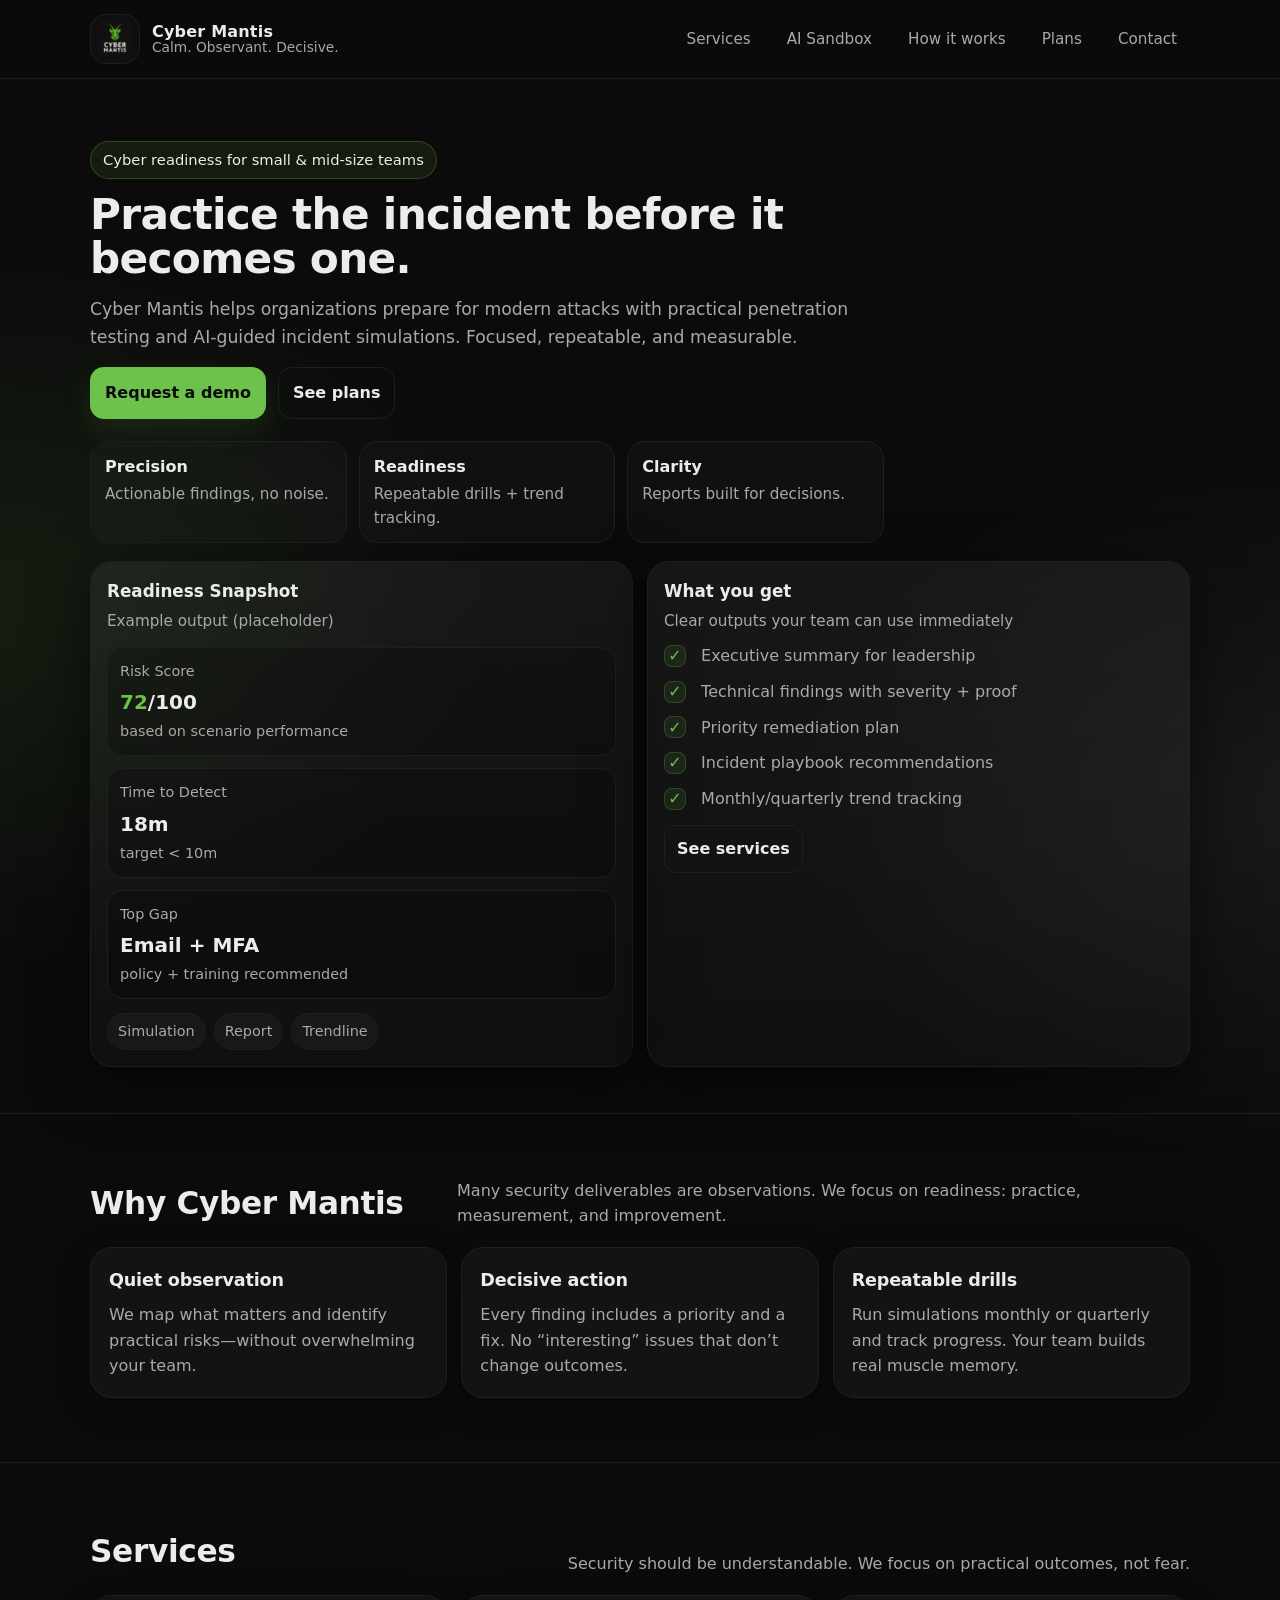
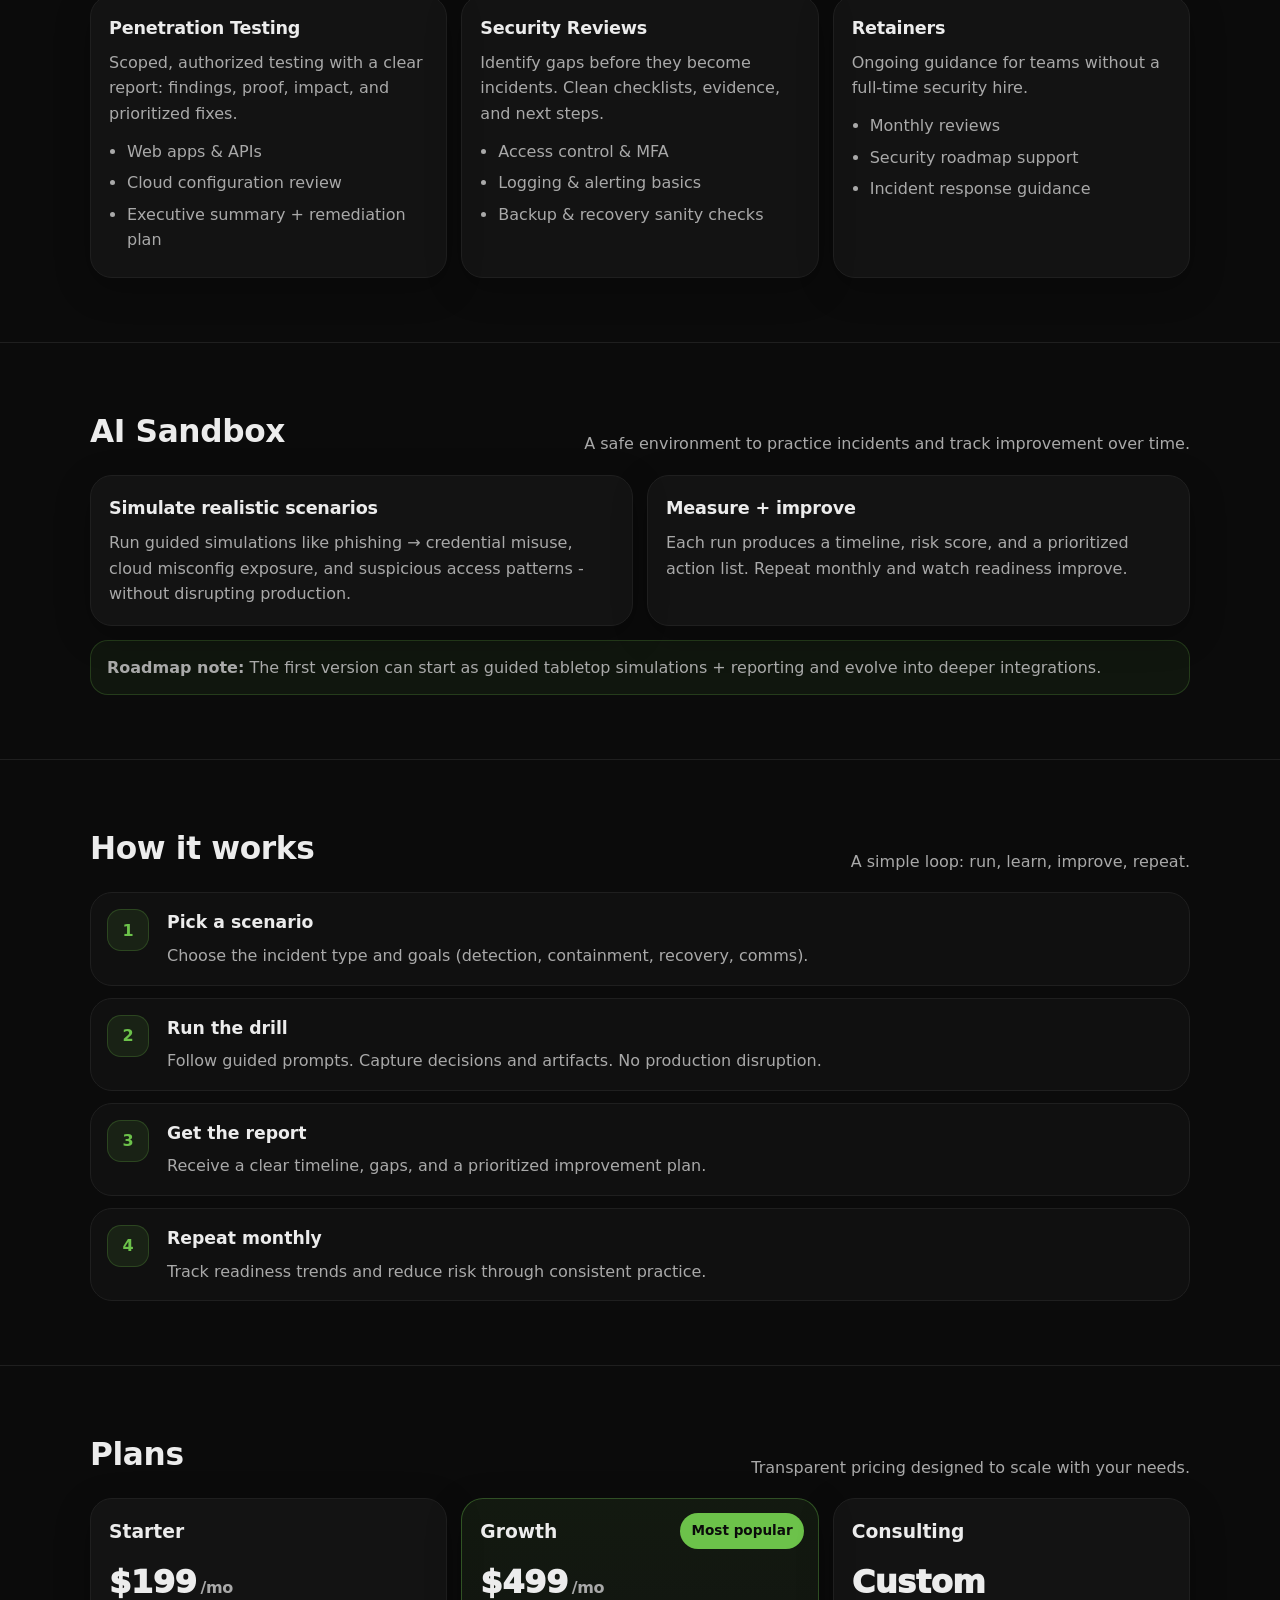
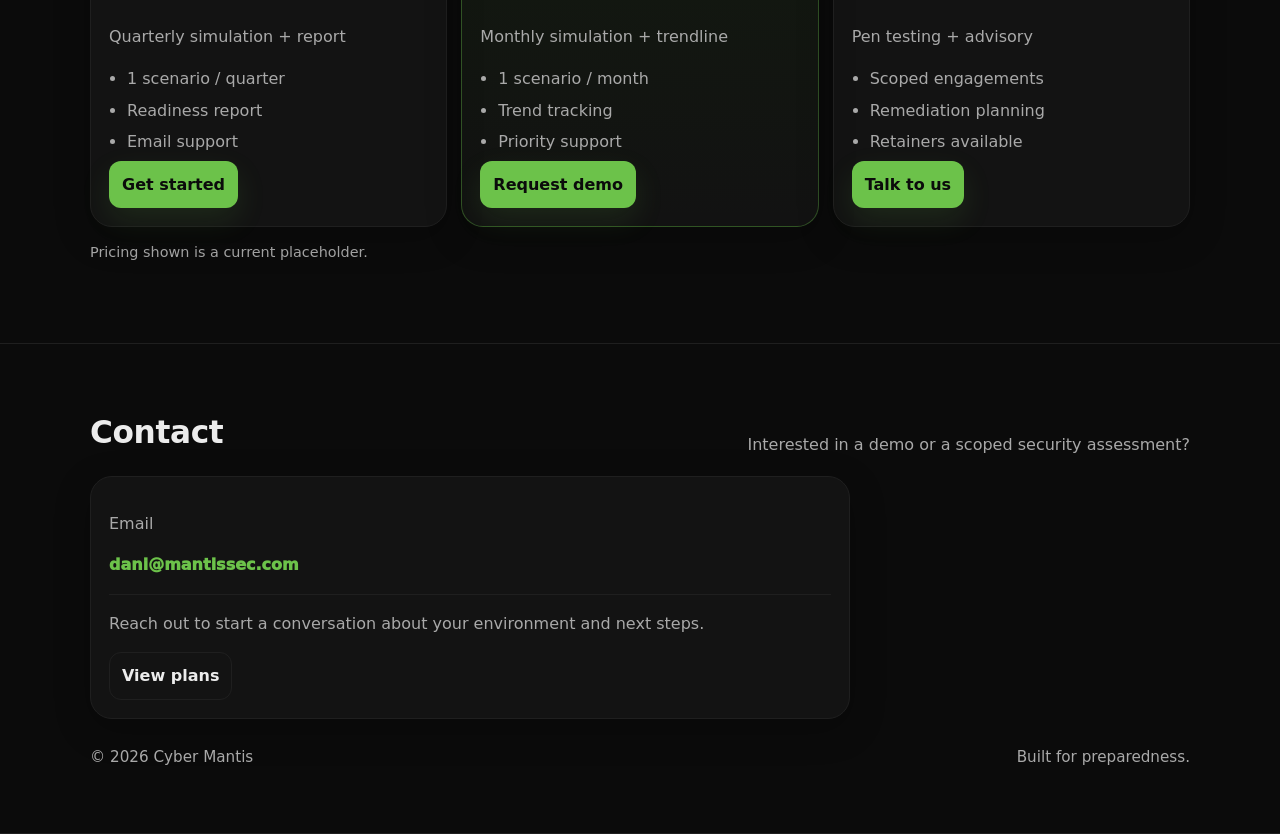
<file: index.html>
<!doctype html>
<html lang="en">
<head>
  <meta charset="utf-8" />
  <meta name="viewport" content="width=device-width,initial-scale=1" />
  <title>Cyber Mantis Security</title>
  <meta name="description" content="Cyber readiness for small and mid-size businesses. Pen testing + guided incident simulations." />
  <link rel="stylesheet" href="style.css" />
</head>

<body>
  <header class="header" id="top">
    <div class="wrap header-inner">
      <a class="brand" href="#top" aria-label="Cyber Mantis home">
        <img class="logo" src="logo.png" alt="Cyber Mantis logo" />
        <span class="brand-text">
          <span class="brand-name">Cyber Mantis</span>
          <span class="brand-tag">Calm. Observant. Decisive.</span>
        </span>
      </a>

      <nav class="tabs" aria-label="Primary">
        <a class="tab" href="#services">Services</a>
        <a class="tab" href="#sandbox">AI Sandbox</a>
        <a class="tab" href="#process">How it works</a>
        <a class="tab" href="#pricing">Plans</a>
        <a class="tab" href="#contact">Contact</a>
      </nav>
    </div>
  </header>

  <main>
    <!-- HERO -->
    <section class="hero">
      <div class="wrap">
        <div class="hero-top">
          <p class="kicker">Cyber readiness for small & mid-size teams</p>

          <h1>Practice the incident before it becomes one.</h1>

          <p class="subhead">
            Cyber Mantis helps organizations prepare for modern attacks with practical penetration testing
            and AI-guided incident simulations. Focused, repeatable, and measurable.
          </p>

          <div class="cta-row">
            <a class="btn" href="#contact">Request a demo</a>
            <a class="btn ghost" href="#pricing">See plans</a>
          </div>

          <div class="signal">
            <div class="signal-item">
              <div class="signal-title">Precision</div>
              <div class="signal-text">Actionable findings, no noise.</div>
            </div>
            <div class="signal-item">
              <div class="signal-title">Readiness</div>
              <div class="signal-text">Repeatable drills + trend tracking.</div>
            </div>
            <div class="signal-item">
              <div class="signal-title">Clarity</div>
              <div class="signal-text">Reports built for decisions.</div>
            </div>
          </div>
        </div>

        <div class="hero-grid">
          <div class="panel">
            <div class="panel-head">
              <h2 class="panel-title">Readiness Snapshot</h2>
              <p class="panel-sub">Example output (placeholder)</p>
            </div>

            <div class="metrics">
              <div class="metric">
                <div class="metric-label">Risk Score</div>
                <div class="metric-value"><span class="accent">72</span>/100</div>
                <div class="metric-note">based on scenario performance</div>
              </div>

              <div class="metric">
                <div class="metric-label">Time to Detect</div>
                <div class="metric-value">18m</div>
                <div class="metric-note">target &lt; 10m</div>
              </div>

              <div class="metric">
                <div class="metric-label">Top Gap</div>
                <div class="metric-value">Email + MFA</div>
                <div class="metric-note">policy + training recommended</div>
              </div>
            </div>

            <div class="chips">
              <span class="chip">Simulation</span>
              <span class="chip">Report</span>
              <span class="chip">Trendline</span>
            </div>
          </div>

          <div class="panel">
            <div class="panel-head">
              <h2 class="panel-title">What you get</h2>
              <p class="panel-sub">Clear outputs your team can use immediately</p>
            </div>

            <ul class="checklist">
              <li><span class="check">✓</span> Executive summary for leadership</li>
              <li><span class="check">✓</span> Technical findings with severity + proof</li>
              <li><span class="check">✓</span> Priority remediation plan</li>
              <li><span class="check">✓</span> Incident playbook recommendations</li>
              <li><span class="check">✓</span> Monthly/quarterly trend tracking</li>
            </ul>

            <div class="mini-cta">
              <a class="btn small ghost" href="#services">See services</a>
            </div>
          </div>
        </div>
      </div>
    </section>

    <!-- WHY -->
    <section class="section" id="why">
      <div class="wrap">
        <div class="section-head">
          <h2 class="section-title">Why Cyber Mantis</h2>
          <p class="section-lead">
            Many security deliverables are observations. We focus on readiness: practice, measurement, and improvement.
          </p>
        </div>

        <div class="grid-3">
          <article class="card">
            <h3>Quiet observation</h3>
            <p>We map what matters and identify practical risks—without overwhelming your team.</p>
          </article>

          <article class="card">
            <h3>Decisive action</h3>
            <p>Every finding includes a priority and a fix. No “interesting” issues that don’t change outcomes.</p>
          </article>

          <article class="card">
            <h3>Repeatable drills</h3>
            <p>Run simulations monthly or quarterly and track progress. Your team builds real muscle memory.</p>
          </article>
        </div>
      </div>
    </section>

    <!-- SERVICES -->
    <section class="section" id="services">
      <div class="wrap">
        <div class="section-head">
          <h2 class="section-title">Services</h2>
          <p class="section-lead">Security should be understandable. We focus on practical outcomes, not fear.</p>
        </div>

        <div class="grid-3">
          <article class="card">
            <h3>Penetration Testing</h3>
            <p>Scoped, authorized testing with a clear report: findings, proof, impact, and prioritized fixes.</p>
            <ul class="bullets">
              <li>Web apps & APIs</li>
              <li>Cloud configuration review</li>
              <li>Executive summary + remediation plan</li>
            </ul>
          </article>

          <article class="card">
            <h3>Security Reviews</h3>
            <p>Identify gaps before they become incidents. Clean checklists, evidence, and next steps.</p>
            <ul class="bullets">
              <li>Access control & MFA</li>
              <li>Logging & alerting basics</li>
              <li>Backup & recovery sanity checks</li>
            </ul>
          </article>

          <article class="card">
            <h3>Retainers</h3>
            <p>Ongoing guidance for teams without a full-time security hire.</p>
            <ul class="bullets">
              <li>Monthly reviews</li>
              <li>Security roadmap support</li>
              <li>Incident response guidance</li>
            </ul>
          </article>
        </div>
      </div>
    </section>

    <!-- SANDBOX -->
    <section class="section" id="sandbox">
      <div class="wrap">
        <div class="section-head">
          <h2 class="section-title">AI Sandbox</h2>
          <p class="section-lead">A safe environment to practice incidents and track improvement over time.</p>
        </div>

        <div class="grid-2">
          <article class="card">
            <h3>Simulate realistic scenarios</h3>
            <p>
              Run guided simulations like phishing → credential misuse, cloud misconfig exposure,
              and suspicious access patterns - without disrupting production.
            </p>
          </article>

          <article class="card">
            <h3>Measure + improve</h3>
            <p>
              Each run produces a timeline, risk score, and a prioritized action list. Repeat monthly and
              watch readiness improve.
            </p>
          </article>
        </div>

        <div class="callout">
          <strong>Roadmap note:</strong>
          The first version can start as guided tabletop simulations + reporting and evolve into deeper integrations.
        </div>
      </div>
    </section>

    <!-- PROCESS -->
    <section class="section" id="process">
      <div class="wrap">
        <div class="section-head">
          <h2 class="section-title">How it works</h2>
          <p class="section-lead">A simple loop: run, learn, improve, repeat.</p>
        </div>

        <div class="steps">
          <div class="step">
            <div class="step-num">1</div>
            <div>
              <h3>Pick a scenario</h3>
              <p>Choose the incident type and goals (detection, containment, recovery, comms).</p>
            </div>
          </div>

          <div class="step">
            <div class="step-num">2</div>
            <div>
              <h3>Run the drill</h3>
              <p>Follow guided prompts. Capture decisions and artifacts. No production disruption.</p>
            </div>
          </div>

          <div class="step">
            <div class="step-num">3</div>
            <div>
              <h3>Get the report</h3>
              <p>Receive a clear timeline, gaps, and a prioritized improvement plan.</p>
            </div>
          </div>

          <div class="step">
            <div class="step-num">4</div>
            <div>
              <h3>Repeat monthly</h3>
              <p>Track readiness trends and reduce risk through consistent practice.</p>
            </div>
          </div>
        </div>
      </div>
    </section>

    <!-- PRICING -->
    <section class="section" id="pricing">
      <div class="wrap">
        <div class="section-head">
          <h2 class="section-title">Plans</h2>
          <p class="section-lead">Transparent pricing designed to scale with your needs.</p>
        </div>

        <div class="grid-3">
          <article class="price-card">
            <h3>Starter</h3>
            <p class="price">$199<span>/mo</span></p>
            <p class="muted">Quarterly simulation + report</p>
            <ul class="bullets">
              <li>1 scenario / quarter</li>
              <li>Readiness report</li>
              <li>Email support</li>
            </ul>
            <a class="btn small" href="#contact">Get started</a>
          </article>

          <article class="price-card featured">
            <div class="ribbon">Most popular</div>
            <h3>Growth</h3>
            <p class="price">$499<span>/mo</span></p>
            <p class="muted">Monthly simulation + trendline</p>
            <ul class="bullets">
              <li>1 scenario / month</li>
              <li>Trend tracking</li>
              <li>Priority support</li>
            </ul>
            <a class="btn small" href="#contact">Request demo</a>
          </article>

          <article class="price-card">
            <h3>Consulting</h3>
            <p class="price">Custom</p>
            <p class="muted">Pen testing + advisory</p>
            <ul class="bullets">
              <li>Scoped engagements</li>
              <li>Remediation planning</li>
              <li>Retainers available</li>
            </ul>
            <a class="btn small" href="#contact">Talk to us</a>
          </article>
        </div>

        <p class="tiny">Pricing shown is a current placeholder.</p>
      </div>
    </section>

    <!-- CONTACT -->
    <section class="section" id="contact">
      <div class="wrap">
        <div class="section-head">
          <h2 class="section-title">Contact</h2>
          <p class="section-lead">Interested in a demo or a scoped security assessment?</p>
        </div>

        <div class="contact-box">
          <p class="muted">Email</p>
          <p class="contact-line">
            <a href="mailto:dani@mantissec.com">dani@mantissec.com</a>
          </p>

          <div class="divider"></div>

          <p class="muted">Reach out to start a conversation about your environment and next steps.</p>

          <div class="mini-cta">
            <a class="btn small ghost" href="#pricing">View plans</a>
          </div>
        </div>

        <footer class="footer">
          <span>© <span id="year"></span> Cyber Mantis</span>
          <span class="muted">Built for preparedness.</span>
        </footer>
      </div>
    </section>
  </main>

  <script>
    document.getElementById("year").textContent = new Date().getFullYear();
  </script>
</body>
</html>
</file>
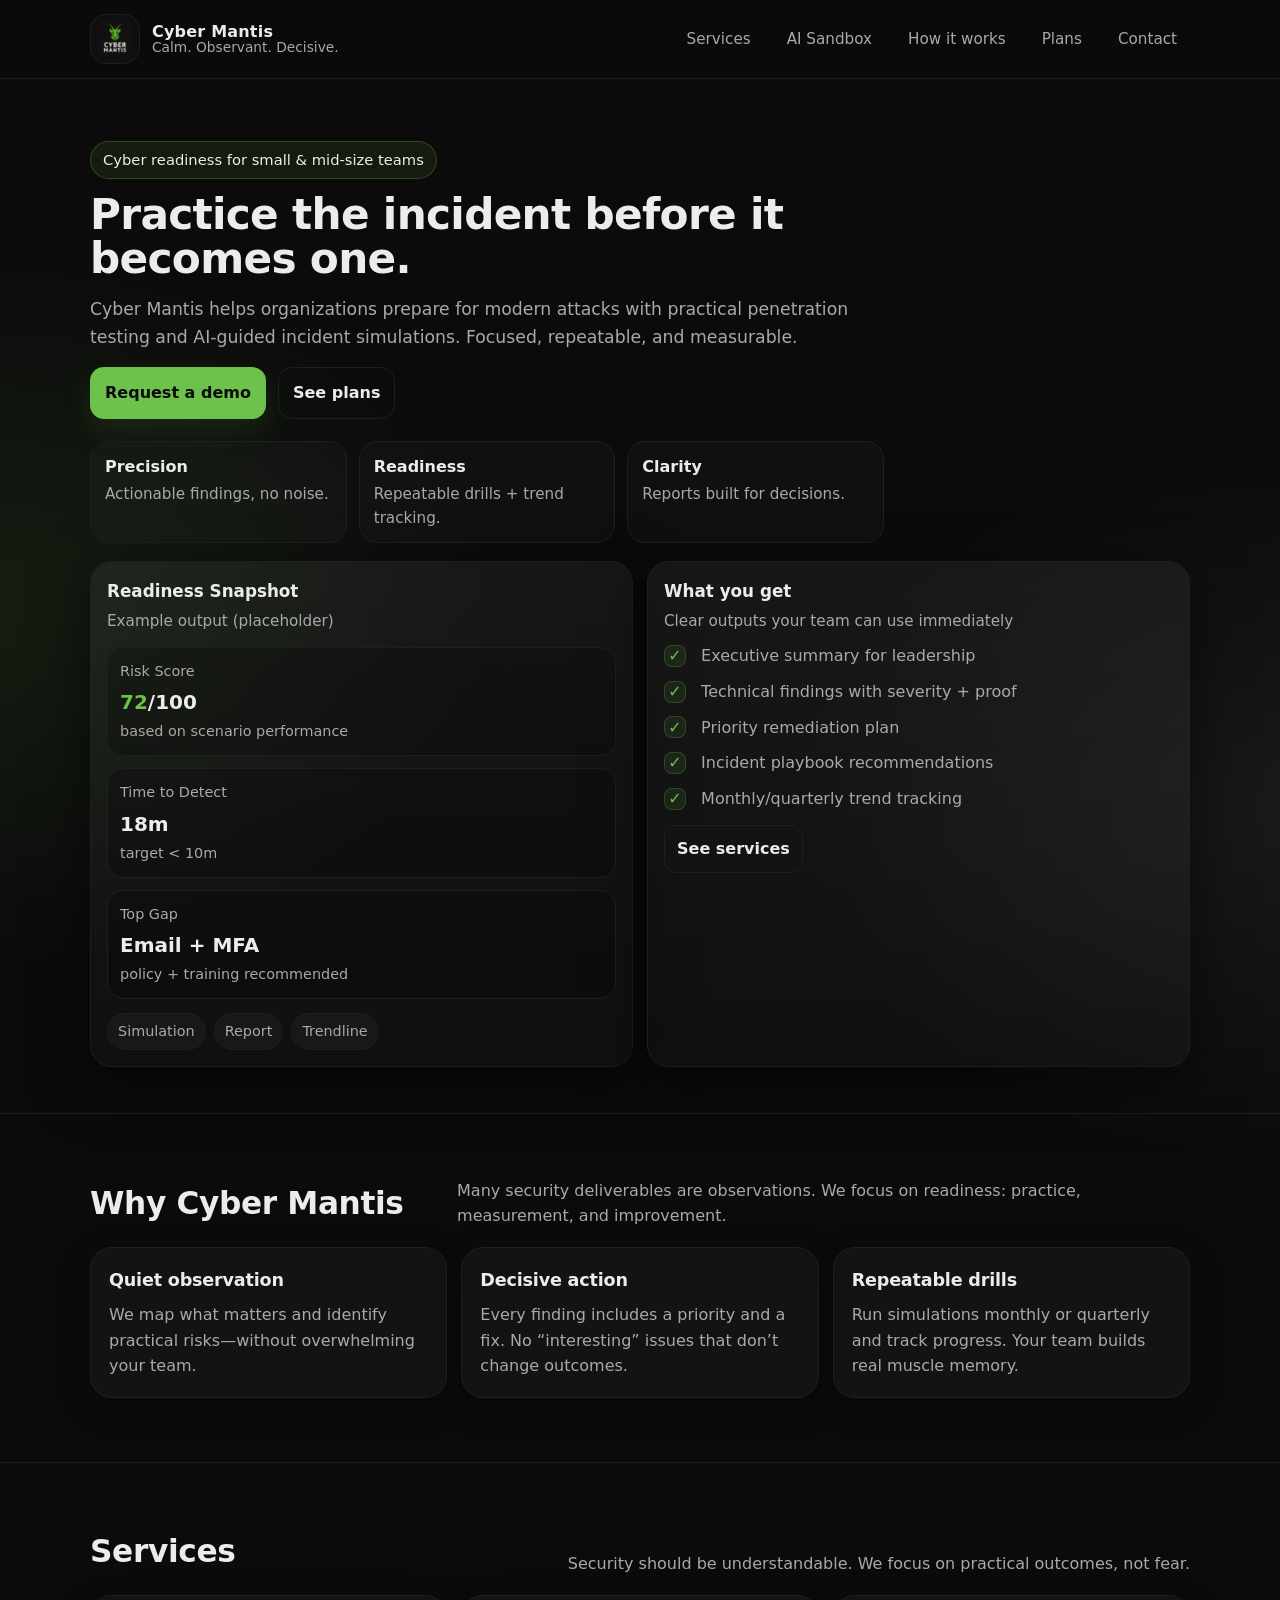
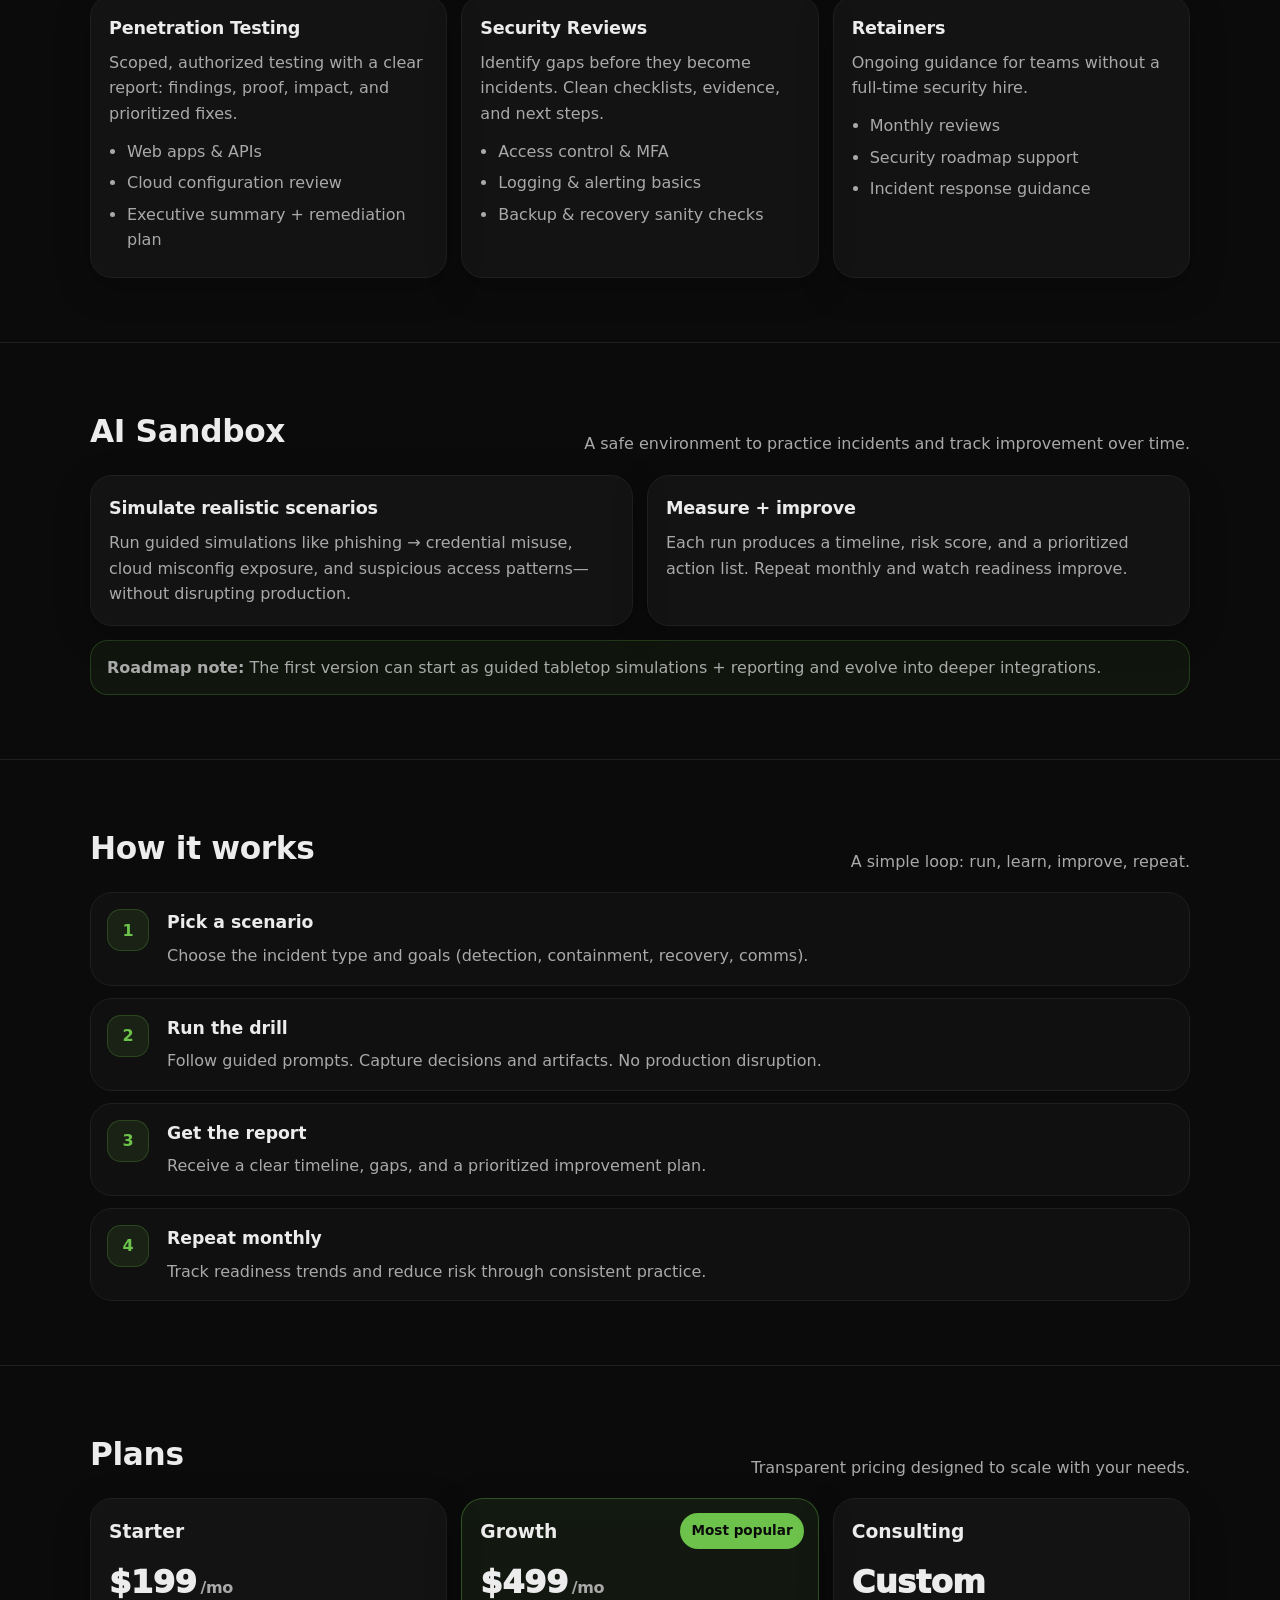
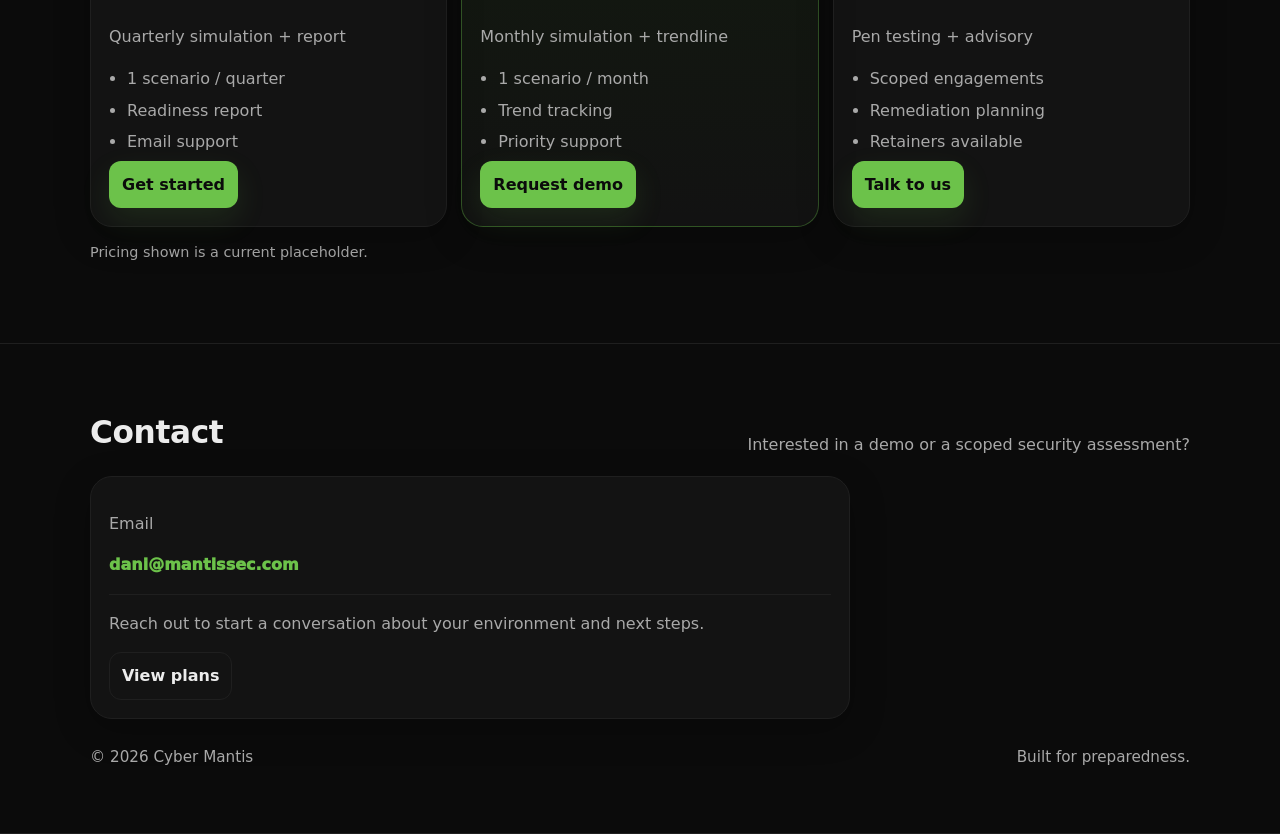
<file: index.html.html>
<!doctype html>
<html lang="en">
<head>
  <meta charset="utf-8" />
  <meta name="viewport" content="width=device-width,initial-scale=1" />
  <title>Cyber Mantis Security</title>
  <meta name="description" content="Cyber readiness for small and mid-size businesses. Pen testing + guided incident simulations." />
  <link rel="stylesheet" href="style.css" />
</head>

<body>
  <header class="header" id="top">
    <div class="wrap header-inner">
      <a class="brand" href="#top" aria-label="Cyber Mantis home">
        <img class="logo" src="logo.png" alt="Cyber Mantis logo" />
        <span class="brand-text">
          <span class="brand-name">Cyber Mantis</span>
          <span class="brand-tag">Calm. Observant. Decisive.</span>
        </span>
      </a>

      <nav class="tabs" aria-label="Primary">
        <a class="tab" href="#services">Services</a>
        <a class="tab" href="#sandbox">AI Sandbox</a>
        <a class="tab" href="#process">How it works</a>
        <a class="tab" href="#pricing">Plans</a>
        <a class="tab" href="#contact">Contact</a>
      </nav>
    </div>
  </header>

  <main>
    <!-- HERO -->
    <section class="hero">
      <div class="wrap">
        <div class="hero-top">
          <p class="kicker">Cyber readiness for small & mid-size teams</p>

          <h1>Practice the incident before it becomes one.</h1>

          <p class="subhead">
            Cyber Mantis helps organizations prepare for modern attacks with practical penetration testing
            and AI-guided incident simulations. Focused, repeatable, and measurable.
          </p>

          <div class="cta-row">
            <a class="btn" href="#contact">Request a demo</a>
            <a class="btn ghost" href="#pricing">See plans</a>
          </div>

          <div class="signal">
            <div class="signal-item">
              <div class="signal-title">Precision</div>
              <div class="signal-text">Actionable findings, no noise.</div>
            </div>
            <div class="signal-item">
              <div class="signal-title">Readiness</div>
              <div class="signal-text">Repeatable drills + trend tracking.</div>
            </div>
            <div class="signal-item">
              <div class="signal-title">Clarity</div>
              <div class="signal-text">Reports built for decisions.</div>
            </div>
          </div>
        </div>

        <div class="hero-grid">
          <div class="panel">
            <div class="panel-head">
              <h2 class="panel-title">Readiness Snapshot</h2>
              <p class="panel-sub">Example output (placeholder)</p>
            </div>

            <div class="metrics">
              <div class="metric">
                <div class="metric-label">Risk Score</div>
                <div class="metric-value"><span class="accent">72</span>/100</div>
                <div class="metric-note">based on scenario performance</div>
              </div>

              <div class="metric">
                <div class="metric-label">Time to Detect</div>
                <div class="metric-value">18m</div>
                <div class="metric-note">target &lt; 10m</div>
              </div>

              <div class="metric">
                <div class="metric-label">Top Gap</div>
                <div class="metric-value">Email + MFA</div>
                <div class="metric-note">policy + training recommended</div>
              </div>
            </div>

            <div class="chips">
              <span class="chip">Simulation</span>
              <span class="chip">Report</span>
              <span class="chip">Trendline</span>
            </div>
          </div>

          <div class="panel">
            <div class="panel-head">
              <h2 class="panel-title">What you get</h2>
              <p class="panel-sub">Clear outputs your team can use immediately</p>
            </div>

            <ul class="checklist">
              <li><span class="check">✓</span> Executive summary for leadership</li>
              <li><span class="check">✓</span> Technical findings with severity + proof</li>
              <li><span class="check">✓</span> Priority remediation plan</li>
              <li><span class="check">✓</span> Incident playbook recommendations</li>
              <li><span class="check">✓</span> Monthly/quarterly trend tracking</li>
            </ul>

            <div class="mini-cta">
              <a class="btn small ghost" href="#services">See services</a>
            </div>
          </div>
        </div>
      </div>
    </section>

    <!-- WHY -->
    <section class="section" id="why">
      <div class="wrap">
        <div class="section-head">
          <h2 class="section-title">Why Cyber Mantis</h2>
          <p class="section-lead">
            Many security deliverables are observations. We focus on readiness: practice, measurement, and improvement.
          </p>
        </div>

        <div class="grid-3">
          <article class="card">
            <h3>Quiet observation</h3>
            <p>We map what matters and identify practical risks—without overwhelming your team.</p>
          </article>

          <article class="card">
            <h3>Decisive action</h3>
            <p>Every finding includes a priority and a fix. No “interesting” issues that don’t change outcomes.</p>
          </article>

          <article class="card">
            <h3>Repeatable drills</h3>
            <p>Run simulations monthly or quarterly and track progress. Your team builds real muscle memory.</p>
          </article>
        </div>
      </div>
    </section>

    <!-- SERVICES -->
    <section class="section" id="services">
      <div class="wrap">
        <div class="section-head">
          <h2 class="section-title">Services</h2>
          <p class="section-lead">Security should be understandable. We focus on practical outcomes, not fear.</p>
        </div>

        <div class="grid-3">
          <article class="card">
            <h3>Penetration Testing</h3>
            <p>Scoped, authorized testing with a clear report: findings, proof, impact, and prioritized fixes.</p>
            <ul class="bullets">
              <li>Web apps & APIs</li>
              <li>Cloud configuration review</li>
              <li>Executive summary + remediation plan</li>
            </ul>
          </article>

          <article class="card">
            <h3>Security Reviews</h3>
            <p>Identify gaps before they become incidents. Clean checklists, evidence, and next steps.</p>
            <ul class="bullets">
              <li>Access control & MFA</li>
              <li>Logging & alerting basics</li>
              <li>Backup & recovery sanity checks</li>
            </ul>
          </article>

          <article class="card">
            <h3>Retainers</h3>
            <p>Ongoing guidance for teams without a full-time security hire.</p>
            <ul class="bullets">
              <li>Monthly reviews</li>
              <li>Security roadmap support</li>
              <li>Incident response guidance</li>
            </ul>
          </article>
        </div>
      </div>
    </section>

    <!-- SANDBOX -->
    <section class="section" id="sandbox">
      <div class="wrap">
        <div class="section-head">
          <h2 class="section-title">AI Sandbox</h2>
          <p class="section-lead">A safe environment to practice incidents and track improvement over time.</p>
        </div>

        <div class="grid-2">
          <article class="card">
            <h3>Simulate realistic scenarios</h3>
            <p>
              Run guided simulations like phishing → credential misuse, cloud misconfig exposure,
              and suspicious access patterns—without disrupting production.
            </p>
          </article>

          <article class="card">
            <h3>Measure + improve</h3>
            <p>
              Each run produces a timeline, risk score, and a prioritized action list. Repeat monthly and
              watch readiness improve.
            </p>
          </article>
        </div>

        <div class="callout">
          <strong>Roadmap note:</strong>
          The first version can start as guided tabletop simulations + reporting and evolve into deeper integrations.
        </div>
      </div>
    </section>

    <!-- PROCESS -->
    <section class="section" id="process">
      <div class="wrap">
        <div class="section-head">
          <h2 class="section-title">How it works</h2>
          <p class="section-lead">A simple loop: run, learn, improve, repeat.</p>
        </div>

        <div class="steps">
          <div class="step">
            <div class="step-num">1</div>
            <div>
              <h3>Pick a scenario</h3>
              <p>Choose the incident type and goals (detection, containment, recovery, comms).</p>
            </div>
          </div>

          <div class="step">
            <div class="step-num">2</div>
            <div>
              <h3>Run the drill</h3>
              <p>Follow guided prompts. Capture decisions and artifacts. No production disruption.</p>
            </div>
          </div>

          <div class="step">
            <div class="step-num">3</div>
            <div>
              <h3>Get the report</h3>
              <p>Receive a clear timeline, gaps, and a prioritized improvement plan.</p>
            </div>
          </div>

          <div class="step">
            <div class="step-num">4</div>
            <div>
              <h3>Repeat monthly</h3>
              <p>Track readiness trends and reduce risk through consistent practice.</p>
            </div>
          </div>
        </div>
      </div>
    </section>

    <!-- PRICING -->
    <section class="section" id="pricing">
      <div class="wrap">
        <div class="section-head">
          <h2 class="section-title">Plans</h2>
          <p class="section-lead">Transparent pricing designed to scale with your needs.</p>
        </div>

        <div class="grid-3">
          <article class="price-card">
            <h3>Starter</h3>
            <p class="price">$199<span>/mo</span></p>
            <p class="muted">Quarterly simulation + report</p>
            <ul class="bullets">
              <li>1 scenario / quarter</li>
              <li>Readiness report</li>
              <li>Email support</li>
            </ul>
            <a class="btn small" href="#contact">Get started</a>
          </article>

          <article class="price-card featured">
            <div class="ribbon">Most popular</div>
            <h3>Growth</h3>
            <p class="price">$499<span>/mo</span></p>
            <p class="muted">Monthly simulation + trendline</p>
            <ul class="bullets">
              <li>1 scenario / month</li>
              <li>Trend tracking</li>
              <li>Priority support</li>
            </ul>
            <a class="btn small" href="#contact">Request demo</a>
          </article>

          <article class="price-card">
            <h3>Consulting</h3>
            <p class="price">Custom</p>
            <p class="muted">Pen testing + advisory</p>
            <ul class="bullets">
              <li>Scoped engagements</li>
              <li>Remediation planning</li>
              <li>Retainers available</li>
            </ul>
            <a class="btn small" href="#contact">Talk to us</a>
          </article>
        </div>

        <p class="tiny">Pricing shown is a current placeholder.</p>
      </div>
    </section>

    <!-- CONTACT -->
    <section class="section" id="contact">
      <div class="wrap">
        <div class="section-head">
          <h2 class="section-title">Contact</h2>
          <p class="section-lead">Interested in a demo or a scoped security assessment?</p>
        </div>

        <div class="contact-box">
          <p class="muted">Email</p>
          <p class="contact-line">
            <a href="mailto:dani@mantissec.com">dani@mantissec.com</a>
          </p>

          <div class="divider"></div>

          <p class="muted">Reach out to start a conversation about your environment and next steps.</p>

          <div class="mini-cta">
            <a class="btn small ghost" href="#pricing">View plans</a>
          </div>
        </div>

        <footer class="footer">
          <span>© <span id="year"></span> Cyber Mantis</span>
          <span class="muted">Built for preparedness.</span>
        </footer>
      </div>
    </section>
  </main>

  <script>
    document.getElementById("year").textContent = new Date().getFullYear();
  </script>
</body>
</html>
</file>
<file: style.css>
:root{
  --bg:#0b0b0b;
  --panel:#101010;
  --border:#1f1f1f;
  --text:#ececec;
  --muted:#a9a9a9;
  --accent:#6cc24a;
  --shadow: 0 18px 60px rgba(0,0,0,.55);
  --radius:22px;
  --max:1100px;
}

*{ box-sizing:border-box; }
html{ scroll-behavior:smooth; }
body{
  margin:0;
  font-family: ui-sans-serif, system-ui, -apple-system, Segoe UI, Roboto, Arial;
  color:var(--text);
  line-height:1.6;
  background:
    radial-gradient(1100px 650px at 45% -20%, rgba(108,194,74,.18), transparent 62%),
    radial-gradient(900px 650px at 0% 15%, rgba(108,194,74,.10), transparent 55%),
    radial-gradient(900px 650px at 100% 20%, rgba(255,255,255,.06), transparent 55%),
    var(--bg);
}

a{ color:inherit; text-decoration:none; }
a:hover{ text-decoration:none; }

.wrap{
  width: min(var(--max), calc(100% - 48px));
  margin: 0 auto;
}

section{ scroll-margin-top: 96px; }

/* =========================
   HEADER / NAV
========================= */
.header{
  position: sticky;
  top:0;
  z-index: 50;
  backdrop-filter: blur(10px);
  background: rgba(11,11,11,.78);
  border-bottom: 1px solid var(--border);
}

.header-inner{
  display:flex;
  align-items:center;
  justify-content:space-between;
  gap:16px;
  padding: 14px 0;
}

.brand{
  display:flex;
  align-items:center;
  gap:12px;
  min-width: 260px;
}

.logo{
  width:50px;
  height:50px;
  object-fit:contain;
  border-radius: 16px;
  background: rgba(255,255,255,.02);
  border: 1px solid var(--border);
  padding: 6px;
}

.brand-text{ display:flex; flex-direction:column; line-height:1.1; }
.brand-name{ font-weight: 900; letter-spacing: .2px; }
.brand-tag{ color: var(--muted); font-size: .86rem; }

.tabs{
  display:flex;
  gap:10px;
  flex-wrap:wrap;
  justify-content:flex-end;
}

.tab{
  color: var(--muted);
  padding: 8px 12px;
  border-radius: 999px;
  border: 1px solid transparent;
  transition: .15s ease;
  font-size: .95rem;
}

.tab:hover{
  color: var(--text);
  background: rgba(255,255,255,.04);
  border-color: var(--border);
}

/* =========================
   HERO
========================= */
.hero{
  padding: 62px 0 46px;
  border-bottom: 1px solid var(--border);
}

.hero-top{
  max-width: 78ch;
}

.kicker{
  display:inline-flex;
  padding: 6px 12px;
  border-radius: 999px;
  border: 1px solid rgba(108,194,74,.28);
  background: rgba(108,194,74,.09);
  color: var(--text);
  margin: 0 0 14px;
  font-size: .92rem;
}

h1{
  font-size: clamp(2.3rem, 3.3vw, 3.35rem);
  line-height: 1.06;
  margin: 0 0 14px;
  letter-spacing: -0.7px;
}

.subhead{
  color: var(--muted);
  font-size: 1.08rem;
  margin: 0 0 16px;
}

.cta-row{
  display:flex;
  gap:12px;
  flex-wrap:wrap;
  margin-top: 10px;
}

.btn{
  display:inline-flex;
  align-items:center;
  justify-content:center;
  padding: 12px 14px;
  border-radius: 14px;
  background: var(--accent);
  color: #0b0b0b;
  font-weight: 900;
  border: 1px solid rgba(108,194,74,.55);
  box-shadow: 0 12px 30px rgba(108,194,74,.12);
}

.btn:hover{ filter: brightness(1.03); }

.btn.ghost{
  background: transparent;
  color: var(--text);
  border: 1px solid var(--border);
  box-shadow:none;
}

.btn.ghost:hover{ background: rgba(255,255,255,.04); }

.btn.small{
  padding: 10px 12px;
  border-radius: 12px;
}

.signal{
  display:grid;
  grid-template-columns: repeat(3, minmax(0,1fr));
  gap: 12px;
  margin-top: 22px;
}

.signal-item{
  border: 1px solid var(--border);
  background: rgba(255,255,255,.02);
  border-radius: 18px;
  padding: 12px 14px;
}

.signal-title{ font-weight: 900; }
.signal-text{ color: var(--muted); font-size: .95rem; margin-top: 2px; }

/* Panels below hero */
.hero-grid{
  display:grid;
  grid-template-columns: repeat(2, minmax(0,1fr));
  gap: 14px;
  margin-top: 18px;
}

.panel{
  background: linear-gradient(180deg, rgba(255,255,255,.05), rgba(255,255,255,.02));
  border: 1px solid var(--border);
  border-radius: var(--radius);
  box-shadow: var(--shadow);
  padding: 16px;
}

.panel-head{ margin-bottom: 8px; }
.panel-title{ margin: 0; font-size: 1.05rem; }
.panel-sub{ margin: 4px 0 0; color: var(--muted); font-size: .95rem; }

.metrics{
  display:grid;
  gap: 12px;
  margin: 14px 0;
}

.metric{
  background: rgba(0,0,0,.24);
  border: 1px solid var(--border);
  border-radius: 16px;
  padding: 12px;
}

.metric-label{ color: var(--muted); font-size: .9rem; }
.metric-value{ font-size: 1.25rem; font-weight: 900; margin-top: 3px; }
.metric-note{ color: var(--muted); font-size: .9rem; margin-top: 2px; }
.accent{ color: var(--accent); }

.chips{ display:flex; gap:8px; flex-wrap:wrap; }
.chip{
  display:inline-flex;
  padding: 6px 10px;
  border-radius: 999px;
  border: 1px solid var(--border);
  background: rgba(255,255,255,.03);
  color: var(--muted);
  font-size: .9rem;
}

.checklist{
  list-style:none;
  margin: 10px 0 0;
  padding: 0;
  display:grid;
  gap: 10px;
  color: var(--muted);
}

.check{
  display:inline-flex;
  width: 22px;
  height: 22px;
  border-radius: 8px;
  align-items:center;
  justify-content:center;
  margin-right: 10px;
  background: rgba(108,194,74,.10);
  border: 1px solid rgba(108,194,74,.22);
  color: var(--accent);
  font-weight: 900;
}

.mini-cta{ margin-top: 14px; }

/* =========================
   SECTIONS (NOT "ESSAY")
========================= */
.section{
  padding: 64px 0;
  border-bottom: 1px solid var(--border);
}

.section-head{
  display:flex;
  align-items:flex-end;
  justify-content:space-between;
  gap: 14px;
  flex-wrap:wrap;
  margin-bottom: 18px;
}

.section-title{
  margin:0;
  font-size: 1.95rem;
  letter-spacing: -0.35px;
}

.section-lead{
  margin:0;
  color: var(--muted);
  max-width: 72ch;
}

/* Layout grids */
.grid-3{
  display:grid;
  grid-template-columns: repeat(3, minmax(0, 1fr));
  gap: 14px;
}
.grid-2{
  display:grid;
  grid-template-columns: repeat(2, minmax(0, 1fr));
  gap: 14px;
}

/* Cards */
.card{
  background: rgba(255,255,255,.03);
  border: 1px solid var(--border);
  border-radius: var(--radius);
  padding: 18px;
  box-shadow: 0 10px 35px rgba(0,0,0,.25);
}

.card h3{
  margin: 0 0 8px;
  font-size: 1.1rem;
  letter-spacing: -0.2px;
}

.card p{
  margin: 0;
  color: var(--muted);
}

.bullets{
  margin: 12px 0 0;
  padding-left: 18px;
  color: var(--muted);
}

.bullets li{ margin: 6px 0; }

/* Callout */
.callout{
  margin-top: 14px;
  padding: 14px 16px;
  border-radius: 18px;
  border: 1px solid rgba(108,194,74,.22);
  background: rgba(108,194,74,.06);
  color: var(--muted);
}

/* =========================
   PROCESS STEPS
========================= */
.steps{
  display:grid;
  gap: 12px;
}

.step{
  display:grid;
  grid-template-columns: 48px 1fr;
  gap: 12px;
  padding: 16px;
  border-radius: var(--radius);
  border: 1px solid var(--border);
  background: rgba(255,255,255,.02);
}

.step h3{
  margin: 0 0 6px;
  font-size: 1.08rem;
}

.step p{
  margin: 0;
  color: var(--muted);
}

.step-num{
  width: 42px;
  height: 42px;
  border-radius: 14px;
  display:flex;
  align-items:center;
  justify-content:center;
  font-weight: 900;
  color: var(--accent);
  background: rgba(108,194,74,.10);
  border: 1px solid rgba(108,194,74,.22);
}

/* =========================
   PRICING
========================= */
.price-card{
  background: rgba(255,255,255,.03);
  border: 1px solid var(--border);
  border-radius: var(--radius);
  padding: 18px;
  box-shadow: 0 10px 35px rgba(0,0,0,.25);
  position: relative;
}

.price-card h3{ margin: 0 0 6px; }

.price{
  margin: 10px 0 8px;
  font-size: 2rem;
  font-weight: 950;
  letter-spacing: -0.4px;
}

.price span{
  font-size: 1rem;
  color: var(--muted);
  font-weight: 700;
  margin-left: 4px;
}

.muted{ color: var(--muted); }

.featured{
  border-color: rgba(108,194,74,.35);
  background: linear-gradient(180deg, rgba(108,194,74,.08), rgba(255,255,255,.03));
}

.ribbon{
  position:absolute;
  top: 14px;
  right: 14px;
  padding: 6px 10px;
  border-radius: 999px;
  font-size: .85rem;
  font-weight: 900;
  color: #0b0b0b;
  background: var(--accent);
  border: 1px solid rgba(108,194,74,.55);
}

.tiny{
  margin-top: 14px;
  color: var(--muted);
  font-size: .9rem;
}

/* =========================
   CONTACT
========================= */
.contact-box{
  background: rgba(255,255,255,.03);
  border: 1px solid var(--border);
  border-radius: var(--radius);
  padding: 18px;
  max-width: 760px;
  box-shadow: 0 10px 35px rgba(0,0,0,.25);
}

.contact-line a{
  color: var(--accent);
  font-weight: 950;
  text-decoration:none;
}

.contact-line a:hover{ text-decoration: underline; }

.divider{
  height: 1px;
  background: var(--border);
  margin: 14px 0;
}

.footer{
  display:flex;
  justify-content:space-between;
  gap: 12px;
  flex-wrap:wrap;
  margin-top: 26px;
  color: var(--muted);
  font-size: .95rem;
}

/* =========================
   RESPONSIVE
========================= */
@media (max-width: 980px){
  .hero-grid{ grid-template-columns: 1fr; }
  .grid-3{ grid-template-columns: 1fr; }
  .grid-2{ grid-template-columns: 1fr; }
  .signal{ grid-template-columns: 1fr; }
  .tabs{ justify-content:flex-start; }
  .wrap{ width: calc(100% - 28px); }
}
</file>
